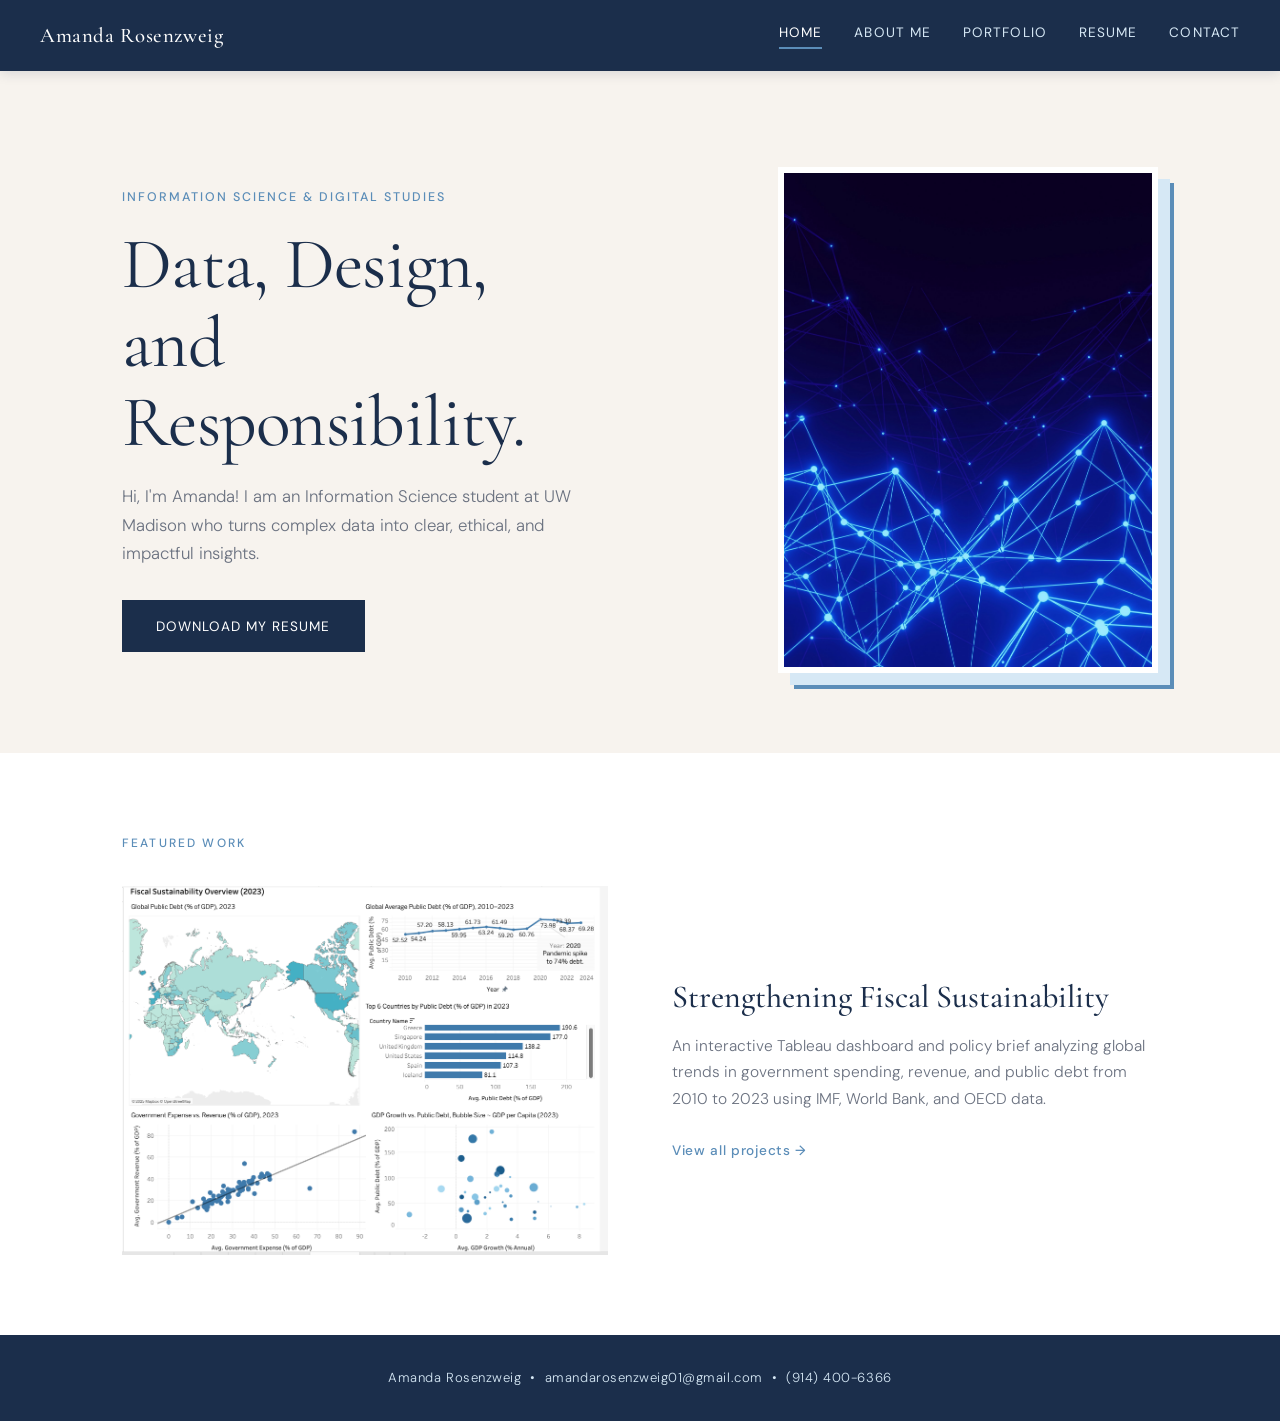
<file: index.html>
<!DOCTYPE html>
<html lang="en">
<head>
  <meta charset="UTF-8" />
  <meta name="viewport" content="width=device-width, initial-scale=1.0"/>
  <title>Amanda Rosenzweig | Portfolio</title>
  <link rel="stylesheet" href="style.css" />
  <link href="https://fonts.googleapis.com/css2?family=Cormorant+Garamond:wght@300;400;500;600&family=DM+Sans:wght@300;400;500&display=swap" rel="stylesheet"/>
</head>
<body>

  <!-- ===== NAVIGATION ===== -->
  <header>
    <div class="nav-name">Amanda Rosenzweig</div>
    <nav>
      <a href="index.html" class="active">Home</a>
      <a href="about.html">About Me</a>
      <a href="portfolio.html">Portfolio</a>
      <a href="resume.html">Resume</a>
      <a href="contact.html">Contact</a>
    </nav>
  </header>

  <!-- ===== HERO ===== -->
  <main>
    <section class="hero">
      <div class="hero-text">
        <p class="hero-eyebrow">Information Science &amp; Digital Studies</p>
        <h1>Data, Design,<br/>and Responsibility.</h1>
        <p class="hero-sub">Hi, I'm Amanda! I am an Information Science student at UW Madison who turns complex data into clear, ethical, and impactful insights.</p>
        <a href="Resume.pdf" class="btn" download>Download My Resume</a>
      </div>
      <div class="hero-image">
        <div class="headshot-frame">
          <img src="Front.jpg" alt="Amanda Rosenzweig" />
        </div>
      </div>
    </section>

    <!-- ===== FEATURED PROJECT ===== -->
    <section class="featured">
      <p class="section-label">Featured Work</p>
      <div class="project-preview">
        <div class="project-preview-img">
          <img src="Dashboard.png" alt="Fiscal Sustainability Overview Dashboard" />
        </div>
        <div class="project-preview-text">
          <h2>Strengthening Fiscal Sustainability</h2>
          <p>An interactive Tableau dashboard and policy brief analyzing global trends in government spending, revenue, and public debt from 2010 to 2023 using IMF, World Bank, and OECD data.</p>
          <a href="portfolio.html" class="link-arrow">View all projects &rarr;</a>
        </div>
      </div>
    </section>
  </main>

  <!-- ===== FOOTER ===== -->
  <footer>
    <p>Amanda Rosenzweig &nbsp;&bull;&nbsp; <a href="mailto:your@email.com">amandarosenzweig01@gmail.com</a> &nbsp;&bull;&nbsp; <a href="tel:+10000000000">(914) 400-6366</a></p>
  </footer>

</body>
</html>
</file>
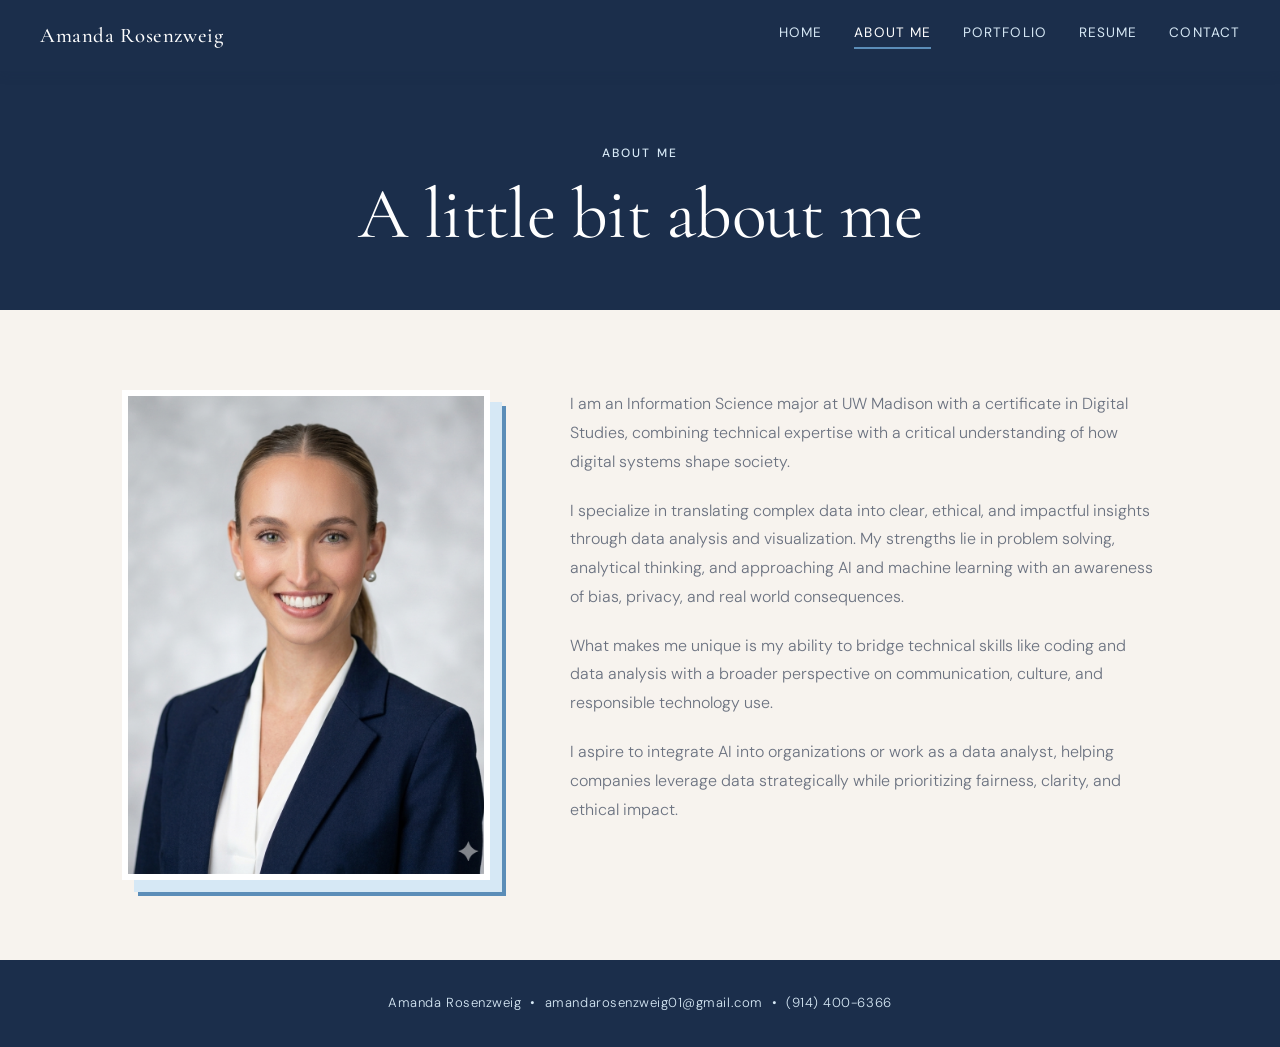
<file: about.html>
<!DOCTYPE html>
<html lang="en">
<head>
  <meta charset="UTF-8" />
  <meta name="viewport" content="width=device-width, initial-scale=1.0"/>
  <title>About Me | Amanda Rosenzweig</title>
  <link rel="stylesheet" href="style.css" />
  <link href="https://fonts.googleapis.com/css2?family=Cormorant+Garamond:wght@300;400;500;600&family=DM+Sans:wght@300;400;500&display=swap" rel="stylesheet"/>
</head>
<body>

  <header>
    <div class="nav-name">Amanda Rosenzweig</div>
    <nav>
      <a href="index.html">Home</a>
      <a href="about.html" class="active">About Me</a>
      <a href="portfolio.html">Portfolio</a>
      <a href="resume.html">Resume</a>
      <a href="contact.html">Contact</a>
    </nav>
  </header>

  <main>
    <section class="page-hero">
      <p class="section-label">About Me</p>
      <h1>A little bit about me</h1>
    </section>

    <section class="about-content">
      <div class="about-image">
        <div class="headshot-frame">
          <img src="Headshot.png" alt="Amanda Rosenzweig" />
        </div>
      </div>
      <div class="about-text">
        <p>I am an Information Science major at UW Madison with a certificate in Digital Studies, combining technical expertise with a critical understanding of how digital systems shape society.</p>
        <p>I specialize in translating complex data into clear, ethical, and impactful insights through data analysis and visualization. My strengths lie in problem solving, analytical thinking, and approaching AI and machine learning with an awareness of bias, privacy, and real world consequences.</p>
        <p>What makes me unique is my ability to bridge technical skills like coding and data analysis with a broader perspective on communication, culture, and responsible technology use.</p>
        <p>I aspire to integrate AI into organizations or work as a data analyst, helping companies leverage data strategically while prioritizing fairness, clarity, and ethical impact.</p>
      </div>
    </section>
  </main>

  <footer>
   <p>Amanda Rosenzweig &nbsp;&bull;&nbsp; <a href="mailto:your@email.com">amandarosenzweig01@gmail.com</a> &nbsp;&bull;&nbsp; <a href="tel:+10000000000">(914) 400-6366</a></p>
  </footer>

</body>
</html>
</file>
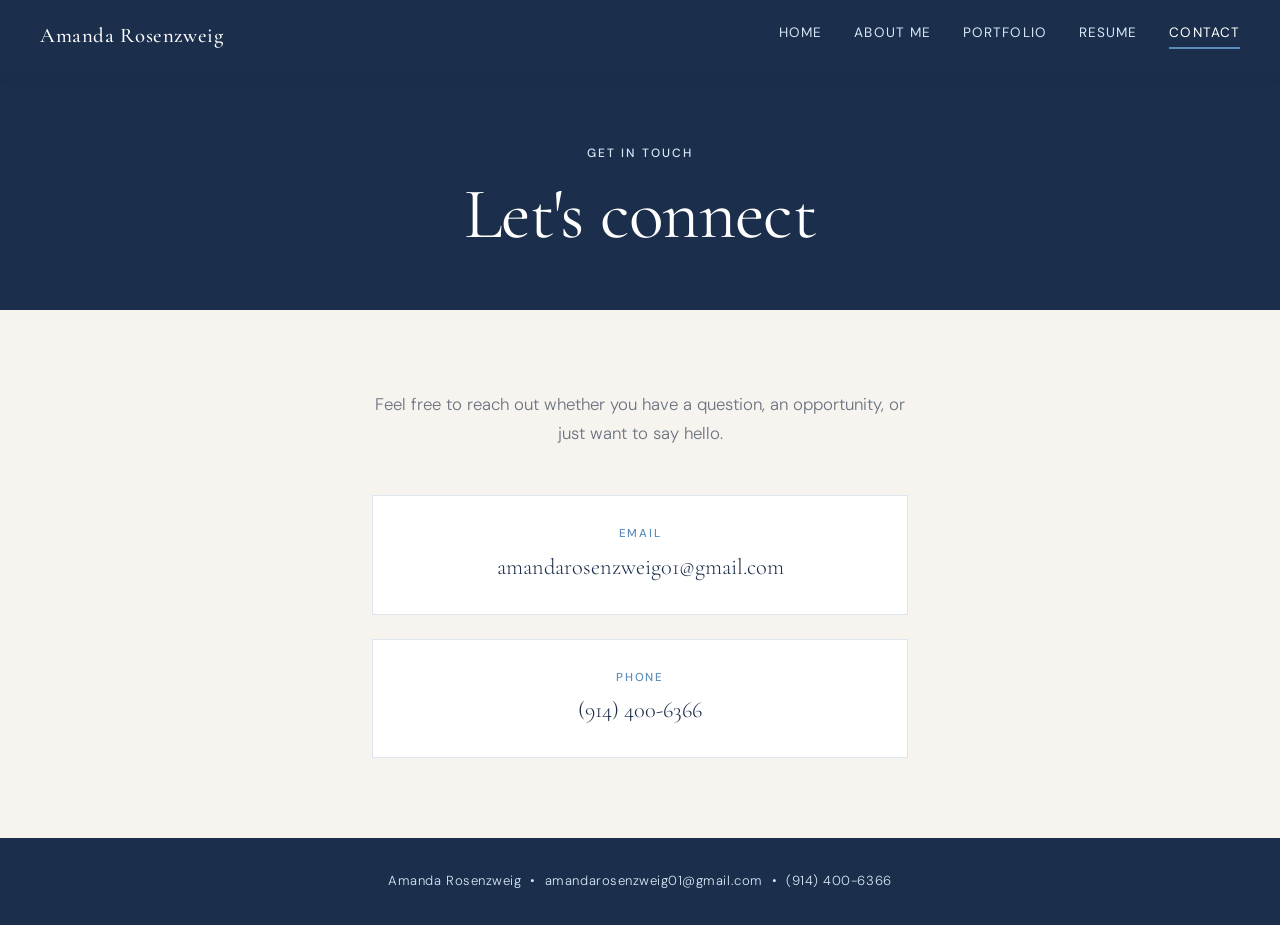
<file: contact.html>
<!DOCTYPE html>
<html lang="en">
<head>
  <meta charset="UTF-8" />
  <meta name="viewport" content="width=device-width, initial-scale=1.0"/>
  <title>Contact | Amanda Rosenzweig</title>
  <link rel="stylesheet" href="style.css" />
  <link href="https://fonts.googleapis.com/css2?family=Cormorant+Garamond:wght@300;400;500;600&family=DM+Sans:wght@300;400;500&display=swap" rel="stylesheet"/>
</head>
<body>

  <header>
    <div class="nav-name">Amanda Rosenzweig</div>
    <nav>
      <a href="index.html">Home</a>
      <a href="about.html">About Me</a>
      <a href="portfolio.html">Portfolio</a>
      <a href="resume.html">Resume</a>
      <a href="contact.html" class="active">Contact</a>
    </nav>
  </header>

  <main>
    <section class="page-hero">
      <p class="section-label">Get In Touch</p>
      <h1>Let's connect</h1>
    </section>

    <section class="contact-content">
      <p class="contact-intro">Feel free to reach out whether you have a question, an opportunity, or just want to say hello.</p>
      <div class="contact-links">
        <a href="mailto:your@email.com" class="contact-item">
          <span class="contact-label">Email</span>
          <span class="contact-value">amandarosenzweig01@gmail.com</span>
        </a>
        <a href="tel:+10000000000" class="contact-item">
          <span class="contact-label">Phone</span>
          <span class="contact-value">(914) 400-6366</span>
        </a>
      </div>
    </section>
  </main>

  <footer>
   <p>Amanda Rosenzweig &nbsp;&bull;&nbsp; <a href="mailto:your@email.com">amandarosenzweig01@gmail.com</a> &nbsp;&bull;&nbsp; <a href="tel:+10000000000">(914) 400-6366</a></p>
  </footer>

</body>
</html>
</file>
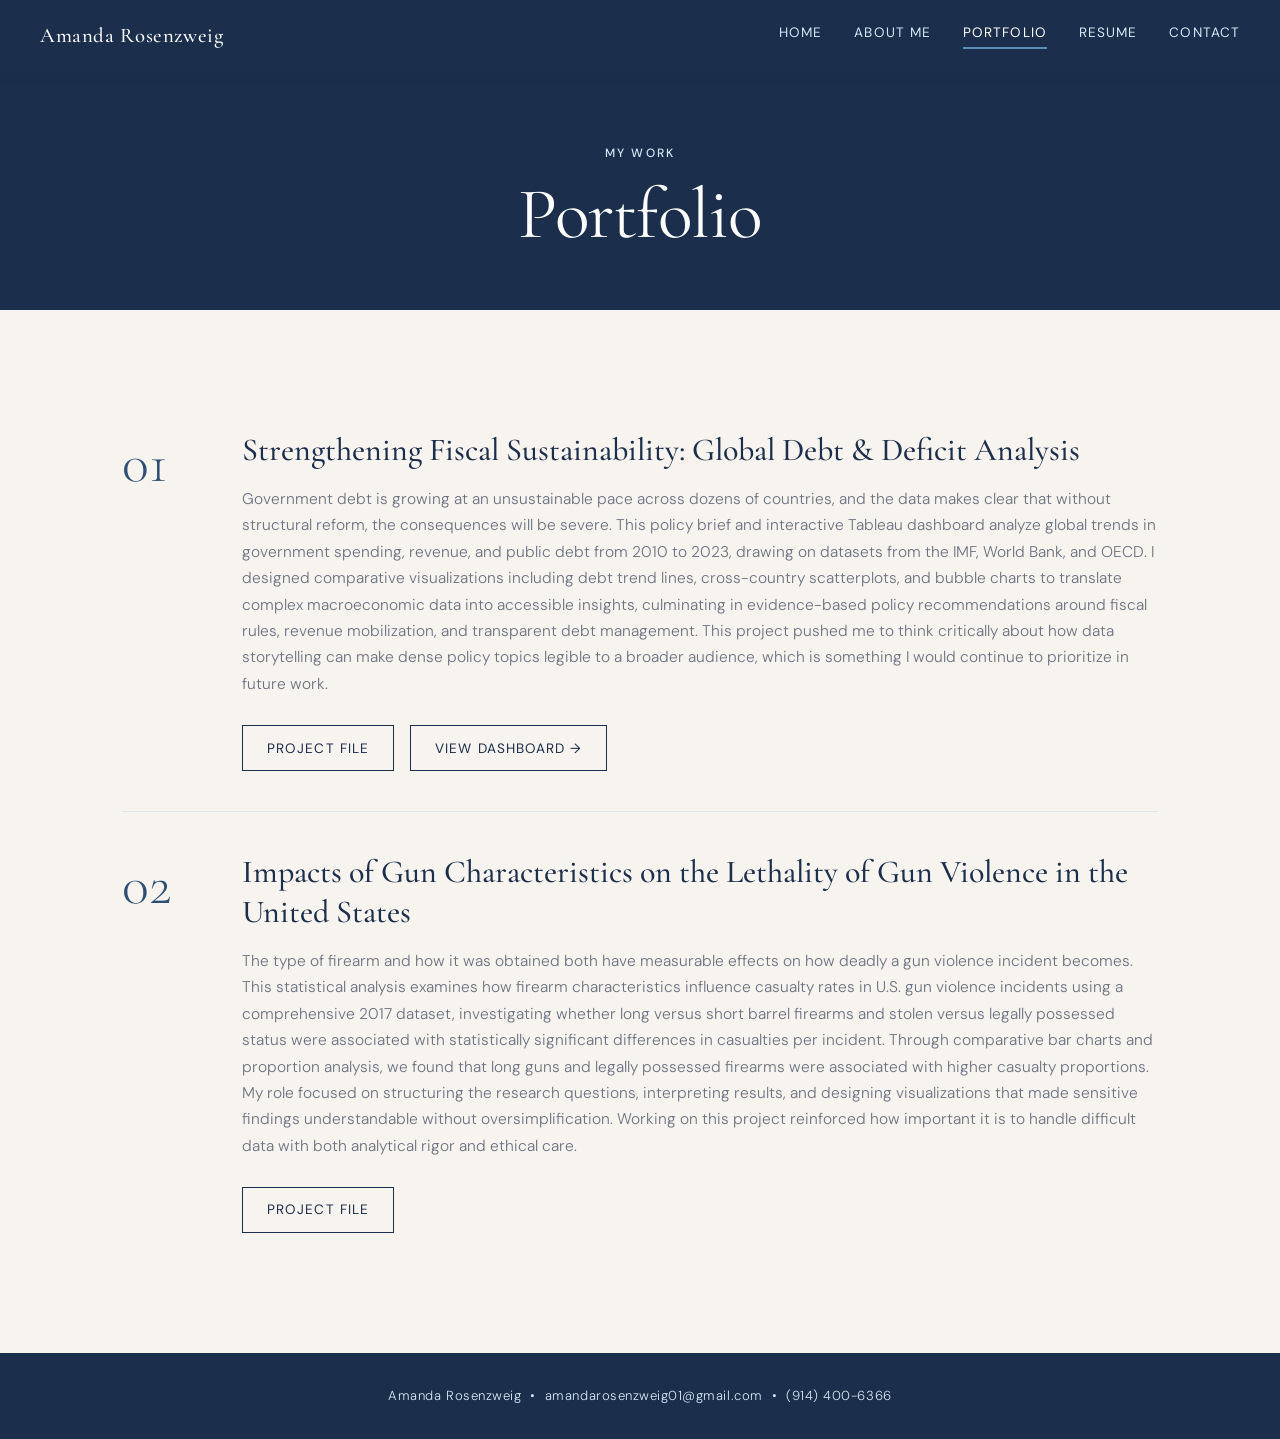
<file: portfolio.html>
<!DOCTYPE html>
<html lang="en">
<head>
  <meta charset="UTF-8" />
  <meta name="viewport" content="width=device-width, initial-scale=1.0"/>
  <title>Portfolio | Amanda Rosenzweig</title>
  <link rel="stylesheet" href="style.css" />
  <link href="https://fonts.googleapis.com/css2?family=Cormorant+Garamond:wght@300;400;500;600&family=DM+Sans:wght@300;400;500&display=swap" rel="stylesheet"/>
</head>
<body>

  <header>
    <div class="nav-name">Amanda Rosenzweig</div>
    <nav>
      <a href="index.html">Home</a>
      <a href="about.html">About Me</a>
      <a href="portfolio.html" class="active">Portfolio</a>
      <a href="resume.html">Resume</a>
      <a href="contact.html">Contact</a>
    </nav>
  </header>

  <main>
    <section class="page-hero">
      <p class="section-label">My Work</p>
      <h1>Portfolio</h1>
    </section>

    <section class="projects">

      <!-- Project 1 -->
      <div class="project-card">
        <div class="project-number">01</div>
        <div class="project-body">
          <h2>Strengthening Fiscal Sustainability: Global Debt &amp; Deficit Analysis</h2>
          <p>Government debt is growing at an unsustainable pace across dozens of countries, and the data makes clear that without structural reform, the consequences will be severe. This policy brief and interactive Tableau dashboard analyze global trends in government spending, revenue, and public debt from 2010 to 2023, drawing on datasets from the IMF, World Bank, and OECD. I designed comparative visualizations including debt trend lines, cross-country scatterplots, and bubble charts to translate complex macroeconomic data into accessible insights, culminating in evidence-based policy recommendations around fiscal rules, revenue mobilization, and transparent debt management. This project pushed me to think critically about how data storytelling can make dense policy topics legible to a broader audience, which is something I would continue to prioritize in future work. </p>
          <div class="project-links">
            <a href="project1.pdf" class="btn-outline" download>Project File</a>
            <a href="https://us-west2b.online.tableau.com/t/lis407/views/FinalProject_twbx/Dashboard1" class="btn-outline" target="_blank" rel="noopener">View Dashboard &rarr;</a>
          </div>
        </div>
      </div>

      <div class="project-divider"></div>

      <!-- Project 2 -->
      <div class="project-card">
        <div class="project-number">02</div>
        <div class="project-body">
          <h2>Impacts of Gun Characteristics on the Lethality of Gun Violence in the United States</h2>
          <p> The type of firearm and how it was obtained both have measurable effects on how deadly a gun violence incident becomes. This statistical analysis examines how firearm characteristics influence casualty rates in U.S. gun violence incidents using a comprehensive 2017 dataset, investigating whether long versus short barrel firearms and stolen versus legally possessed status were associated with statistically significant differences in casualties per incident. Through comparative bar charts and proportion analysis, we found that long guns and legally possessed firearms were associated with higher casualty proportions. My role focused on structuring the research questions, interpreting results, and designing visualizations that made sensitive findings understandable without oversimplification. Working on this project reinforced how important it is to handle difficult data with both analytical rigor and ethical care.</p>
          <div class="project-links">
            <a href="project2.pdf" class="btn-outline" download>Project File</a>
          </div>
        </div>
      </div>

    </section>
  </main>

  <footer>
   <p>Amanda Rosenzweig &nbsp;&bull;&nbsp; <a href="mailto:your@email.com">amandarosenzweig01@gmail.com</a> &nbsp;&bull;&nbsp; <a href="tel:+10000000000">(914) 400-6366</a></p>
  </footer>

</body>
</html>
</file>
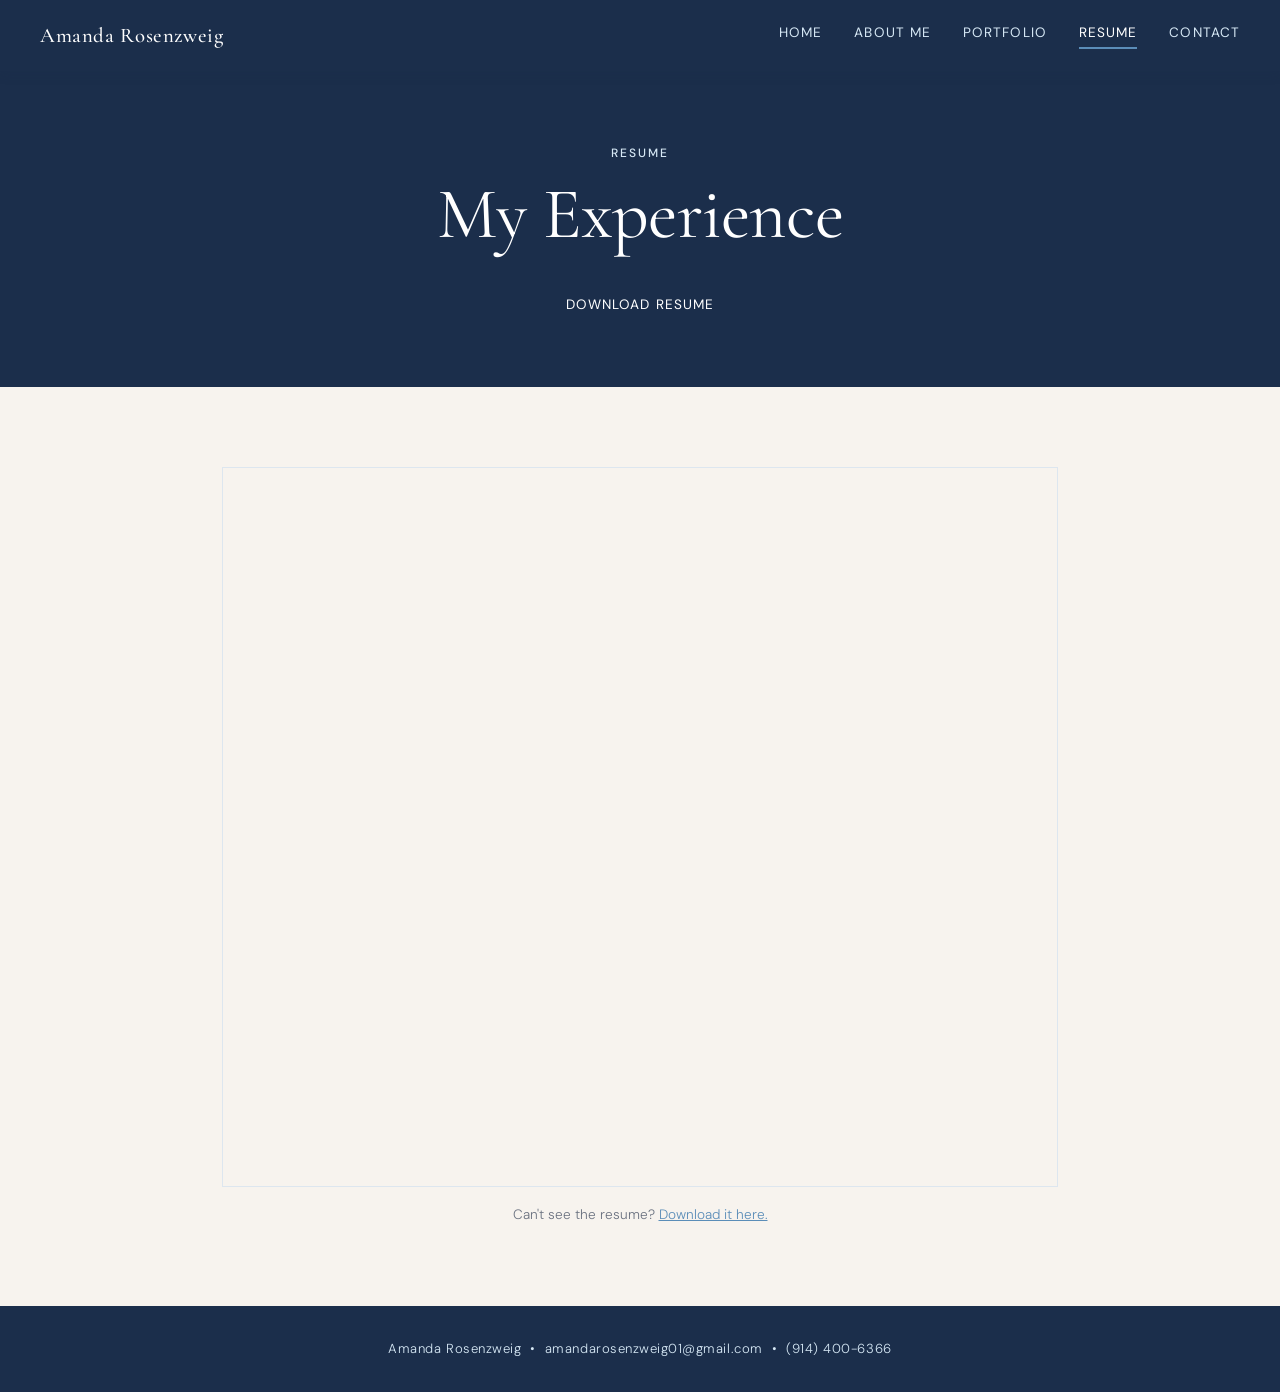
<file: resume.html>
<!DOCTYPE html>
<html lang="en">
<head>
  <meta charset="UTF-8" />
  <meta name="viewport" content="width=device-width, initial-scale=1.0"/>
  <title>Resume | Amanda Rosenzweig</title>
  <link rel="stylesheet" href="style.css" />
  <link href="https://fonts.googleapis.com/css2?family=Cormorant+Garamond:wght@300;400;500;600&family=DM+Sans:wght@300;400;500&display=swap" rel="stylesheet"/>
</head>
<body>

  <header>
    <div class="nav-name">Amanda Rosenzweig</div>
    <nav>
      <a href="index.html">Home</a>
      <a href="about.html">About Me</a>
      <a href="portfolio.html">Portfolio</a>
      <a href="resume.html" class="active">Resume</a>
      <a href="contact.html">Contact</a>
    </nav>
  </header>

  <main>
    <section class="page-hero">
      <p class="section-label">Resume</p>
      <h1>My Experience</h1>
      <a href="Resume.pdf" class="btn" download style="margin-top: 1.5rem; display: inline-block;">Download Resume</a>
    </section>

    <section class="resume-embed">
      <iframe src="Resume.pdf" title="Amanda Rosenzweig Resume"></iframe>
      <p class="resume-fallback">Can't see the resume? <a href="Resume.pdf" download>Download it here.</a></p>
    </section>
  </main>

  <footer>
   <p>Amanda Rosenzweig &nbsp;&bull;&nbsp; <a href="mailto:your@email.com">amandarosenzweig01@gmail.com</a> &nbsp;&bull;&nbsp; <a href="tel:+10000000000">(914) 400-6366</a></p>
  </footer>

</body>
</html>
</file>
<file: style.css>
/* ===========================
   CSS VARIABLES
   =========================== */
:root {
  --navy:   #1b2e4b;
  --blue:   #5b8db8;
  --light-blue: #d6e8f5;
  --white:  #ffffff;
  --cream:  #f7f3ee;
  --text:   #2a2a2a;
  --text-muted: #6b7280;
  --border: #dde6ef;

  --font-display: 'Cormorant Garamond', Georgia, serif;
  --font-body:    'DM Sans', sans-serif;

  --max-width: 1100px;
  --section-pad: 5rem 2rem;
}

/* ===========================
   RESET & BASE
   =========================== */
*, *::before, *::after {
  box-sizing: border-box;
  margin: 0;
  padding: 0;
}

html {
  scroll-behavior: smooth;
}

body {
  font-family: var(--font-body);
  color: var(--text);
  background-color: var(--cream);
  line-height: 1.7;
  font-size: 1rem;
  font-weight: 300;
}

img {
  max-width: 100%;
  display: block;
}

a {
  color: inherit;
  text-decoration: none;
}

/* ===========================
   HEADER & NAV
   =========================== */
header {
  position: sticky;
  top: 0;
  z-index: 100;
  background-color: var(--navy);
  display: flex;
  align-items: center;
  justify-content: space-between;
  padding: 1.1rem 2.5rem;
  box-shadow: 0 2px 12px rgba(27, 46, 75, 0.15);
}

.nav-name {
  font-family: var(--font-display);
  font-size: 1.3rem;
  font-weight: 500;
  color: var(--white);
  letter-spacing: 0.03em;
}

nav {
  display: flex;
  gap: 2rem;
}

nav a {
  font-family: var(--font-body);
  font-size: 0.85rem;
  font-weight: 400;
  color: var(--light-blue);
  letter-spacing: 0.08em;
  text-transform: uppercase;
  padding-bottom: 3px;
  border-bottom: 2px solid transparent;
  transition: color 0.2s, border-color 0.2s;
}

nav a:hover {
  color: var(--white);
}

nav a.active {
  color: var(--white);
  border-bottom-color: var(--blue);
}

/* ===========================
   BUTTONS
   =========================== */
.btn {
  display: inline-block;
  background-color: var(--navy);
  color: var(--white);
  font-family: var(--font-body);
  font-size: 0.85rem;
  font-weight: 400;
  letter-spacing: 0.08em;
  text-transform: uppercase;
  padding: 0.8rem 2rem;
  border: 2px solid var(--navy);
  transition: background-color 0.2s, color 0.2s;
}

.btn:hover {
  background-color: transparent;
  color: var(--navy);
}

.btn-outline {
  display: inline-block;
  background-color: transparent;
  color: var(--navy);
  font-family: var(--font-body);
  font-size: 0.85rem;
  font-weight: 400;
  letter-spacing: 0.08em;
  text-transform: uppercase;
  padding: 0.65rem 1.5rem;
  border: 1.5px solid var(--navy);
  transition: background-color 0.2s, color 0.2s;
}

.btn-outline:hover {
  background-color: var(--navy);
  color: var(--white);
}

/* ===========================
   SECTION LABELS
   =========================== */
.section-label {
  font-family: var(--font-body);
  font-size: 0.75rem;
  font-weight: 500;
  letter-spacing: 0.18em;
  text-transform: uppercase;
  color: var(--blue);
  margin-bottom: 0.75rem;
}

/* ===========================
   HEADINGS
   =========================== */
h1 {
  font-family: var(--font-display);
  font-size: clamp(2.8rem, 6vw, 4.5rem);
  font-weight: 400;
  line-height: 1.1;
  color: var(--navy);
  letter-spacing: -0.01em;
}

h2 {
  font-family: var(--font-display);
  font-size: clamp(1.5rem, 3vw, 2rem);
  font-weight: 500;
  color: var(--navy);
  line-height: 1.25;
  margin-bottom: 1rem;
}

/* ===========================
   HERO (HOME)
   =========================== */
.hero {
  max-width: var(--max-width);
  margin: 0 auto;
  padding: 6rem 2rem 5rem;
  display: grid;
  grid-template-columns: 1fr 1fr;
  gap: 4rem;
  align-items: center;
}

.hero-eyebrow {
  font-size: 0.78rem;
  font-weight: 500;
  letter-spacing: 0.16em;
  text-transform: uppercase;
  color: var(--blue);
  margin-bottom: 1rem;
}

.hero-text h1 {
  margin-bottom: 1.25rem;
}

.hero-sub {
  color: var(--text-muted);
  font-size: 1.05rem;
  max-width: 480px;
  margin-bottom: 2rem;
}

/* ===========================
   HEADSHOT
   =========================== */
.headshot-frame {
  width: 100%;
  max-width: 380px;
  aspect-ratio: 3 / 4;
  overflow: hidden;
  border: 6px solid var(--white);
  box-shadow: 12px 12px 0px var(--light-blue), 16px 16px 0px var(--blue);
  margin-left: auto;
}

.headshot-frame img {
  width: 100%;
  height: 100%;
  object-fit: cover;
}

/* Placeholder if no image yet */
.headshot-frame:not(:has(img[src])) {
  background-color: var(--light-blue);
  display: flex;
  align-items: center;
  justify-content: center;
}

/* ===========================
   FEATURED PROJECT (HOME)
   =========================== */
.featured {
  background-color: var(--white);
  padding: var(--section-pad);
}

.featured > .section-label {
  max-width: var(--max-width);
  margin: 0 auto 2rem;
  padding: 0 2rem;
  display: block;
}

.project-preview {
  max-width: var(--max-width);
  margin: 0 auto;
  padding: 0 2rem;
  display: grid;
  grid-template-columns: 1fr 1fr;
  gap: 4rem;
  align-items: center;
}

.project-img-placeholder {
  background: linear-gradient(135deg, var(--light-blue), var(--blue));
  aspect-ratio: 16 / 9;
  display: flex;
  align-items: flex-end;
  padding: 1.5rem;
}

.project-img-placeholder span {
  font-family: var(--font-display);
  font-size: 1.1rem;
  color: var(--white);
}

.project-preview-text p {
  color: var(--text-muted);
  margin-bottom: 1.5rem;
  font-size: 0.97rem;
}

.link-arrow {
  font-size: 0.85rem;
  font-weight: 500;
  letter-spacing: 0.05em;
  color: var(--blue);
  transition: color 0.2s;
}

.link-arrow:hover {
  color: var(--navy);
}

/* ===========================
   PAGE HERO (inner pages)
   =========================== */
.page-hero {
  background-color: var(--navy);
  padding: 4.5rem 2rem 3.5rem;
  text-align: center;
}

.page-hero .section-label {
  color: var(--light-blue);
}

.page-hero h1 {
  color: var(--white);
}

/* ===========================
   ABOUT PAGE
   =========================== */
.about-content {
  max-width: var(--max-width);
  margin: 0 auto;
  padding: var(--section-pad);
  display: grid;
  grid-template-columns: 1fr 1.6fr;
  gap: 5rem;
  align-items: start;
}

.about-text p {
  color: var(--text-muted);
  margin-bottom: 1.25rem;
  font-size: 1rem;
  line-height: 1.8;
}

.about-text p:last-child {
  margin-bottom: 0;
}

/* ===========================
   PORTFOLIO PAGE
   =========================== */
.projects {
  max-width: var(--max-width);
  margin: 0 auto;
  padding: var(--section-pad);
}

.project-card {
  display: grid;
  grid-template-columns: 80px 1fr;
  gap: 2.5rem;
  align-items: start;
  padding: 2.5rem 0;
}

.project-number {
  font-family: var(--font-display);
  font-size: 3.5rem;
  font-weight: 300;
  color: #2e4f73;
  line-height: 1;
  padding-top: 0.3rem;
}

.project-body p {
  color: var(--text-muted);
  margin-bottom: 1rem;
  font-size: 0.97rem;
}

.project-links {
  display: flex;
  gap: 1rem;
  margin-top: 1.75rem;
  flex-wrap: wrap;
}

.project-divider {
  height: 1px;
  background-color: var(--border);
}

/* ===========================
   RESUME PAGE
   =========================== */
.resume-embed {
  max-width: 900px;
  margin: 0 auto;
  padding: var(--section-pad);
}

.resume-embed iframe {
  width: 100%;
  height: 80vh;
  border: 1px solid var(--border);
  display: block;
}

.resume-fallback {
  font-size: 0.85rem;
  color: var(--text-muted);
  margin-top: 1rem;
  text-align: center;
}

.resume-fallback a {
  color: var(--blue);
  text-decoration: underline;
}

/* ===========================
   CONTACT PAGE
   =========================== */
.contact-content {
  max-width: 600px;
  margin: 0 auto;
  padding: var(--section-pad);
  text-align: center;
}

.contact-intro {
  color: var(--text-muted);
  font-size: 1.05rem;
  margin-bottom: 3rem;
}

.contact-links {
  display: flex;
  flex-direction: column;
  gap: 1.5rem;
}

.contact-item {
  display: flex;
  flex-direction: column;
  align-items: center;
  gap: 0.25rem;
  padding: 1.75rem;
  background-color: var(--white);
  border: 1px solid var(--border);
  transition: box-shadow 0.2s, border-color 0.2s;
}

.contact-item:hover {
  border-color: var(--blue);
  box-shadow: 0 4px 16px rgba(91, 141, 184, 0.15);
}

.contact-label {
  font-size: 0.72rem;
  font-weight: 500;
  letter-spacing: 0.15em;
  text-transform: uppercase;
  color: var(--blue);
}

.contact-value {
  font-family: var(--font-display);
  font-size: 1.4rem;
  color: var(--navy);
}

/* ===========================
   FOOTER
   =========================== */
footer {
  background-color: var(--navy);
  text-align: center;
  padding: 2rem;
  font-size: 0.82rem;
  color: var(--light-blue);
  letter-spacing: 0.04em;
}

footer a {
  color: var(--light-blue);
  transition: color 0.2s;
}

footer a:hover {
  color: var(--white);
}

/* ===========================
   RESPONSIVE
   =========================== */
@media (max-width: 768px) {
  header {
    flex-direction: column;
    gap: 1rem;
    padding: 1rem 1.5rem;
  }

  nav {
    gap: 1.25rem;
    flex-wrap: wrap;
    justify-content: center;
  }

  .hero,
  .project-preview,
  .about-content {
    grid-template-columns: 1fr;
    gap: 2.5rem;
    padding: 3rem 1.5rem;
  }

  .headshot-frame {
    max-width: 260px;
    margin: 0 auto;
  }

  .hero-text h1 {
    font-size: 2.5rem;
  }

  .project-card {
    grid-template-columns: 1fr;
    gap: 0.75rem;
  }

  .project-number {
    font-size: 2rem;
  }

  .resume-embed iframe {
    height: 60vh;
  }
}
</file>
